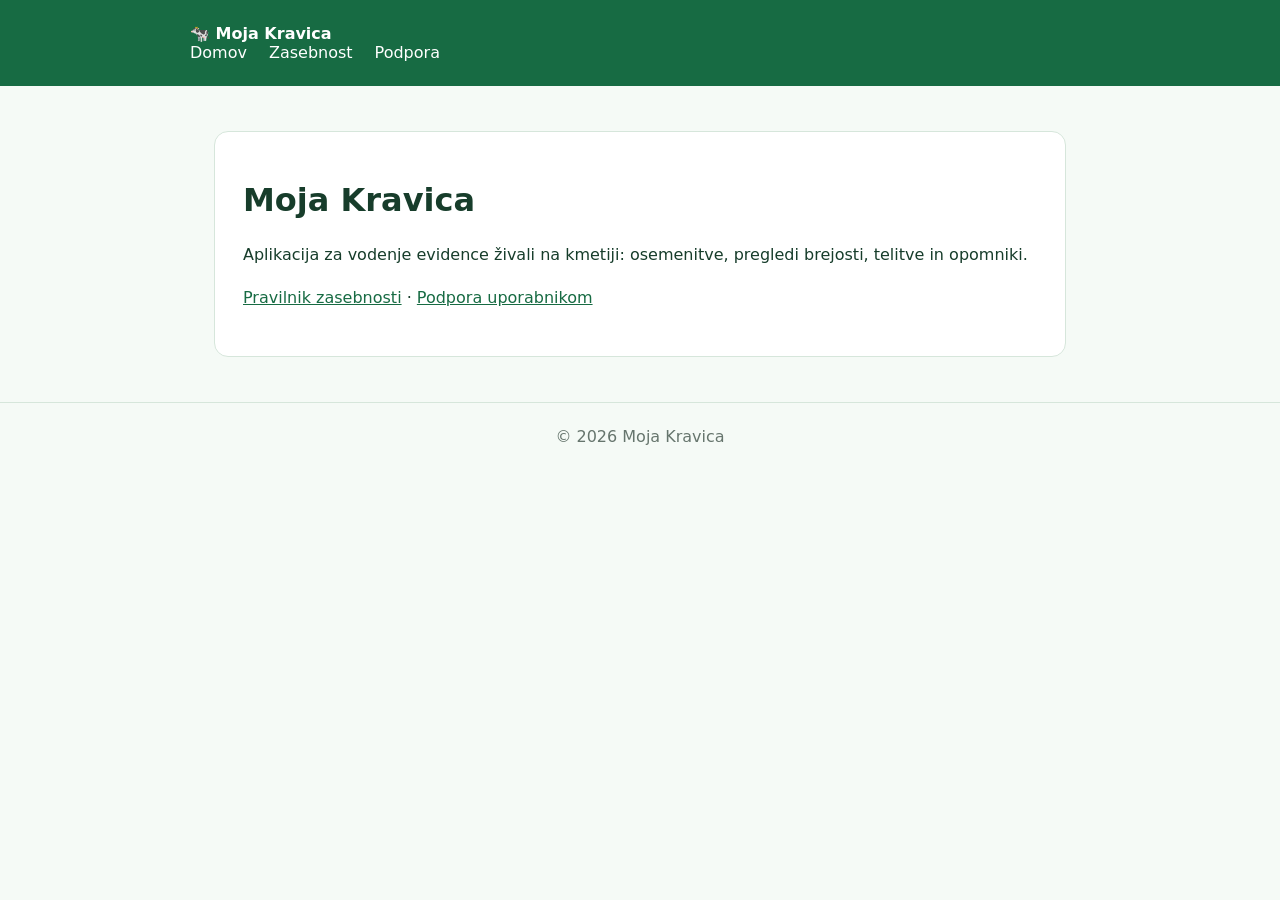
<file: index.html>
<!doctype html><html lang="sl"><head><meta charset="utf-8"><meta name="viewport" content="width=device-width,initial-scale=1"><title>Moja Kravica – Evidenca živali</title><link rel="stylesheet" href="style.css"></head><body><header><strong>🐄 Moja Kravica</strong><nav><a href="index.html">Domov</a><a href="privacy.html">Zasebnost</a><a href="support.html">Podpora</a></nav></header><main><div class="panel"><h1>Moja Kravica</h1><p>Aplikacija za vodenje evidence živali na kmetiji: osemenitve, pregledi brejosti, telitve in opomniki.</p><p><a href="privacy.html">Pravilnik zasebnosti</a> · <a href="support.html">Podpora uporabnikom</a></p></div></main><footer>© 2026 Moja Kravica</footer></body></html>
</file>
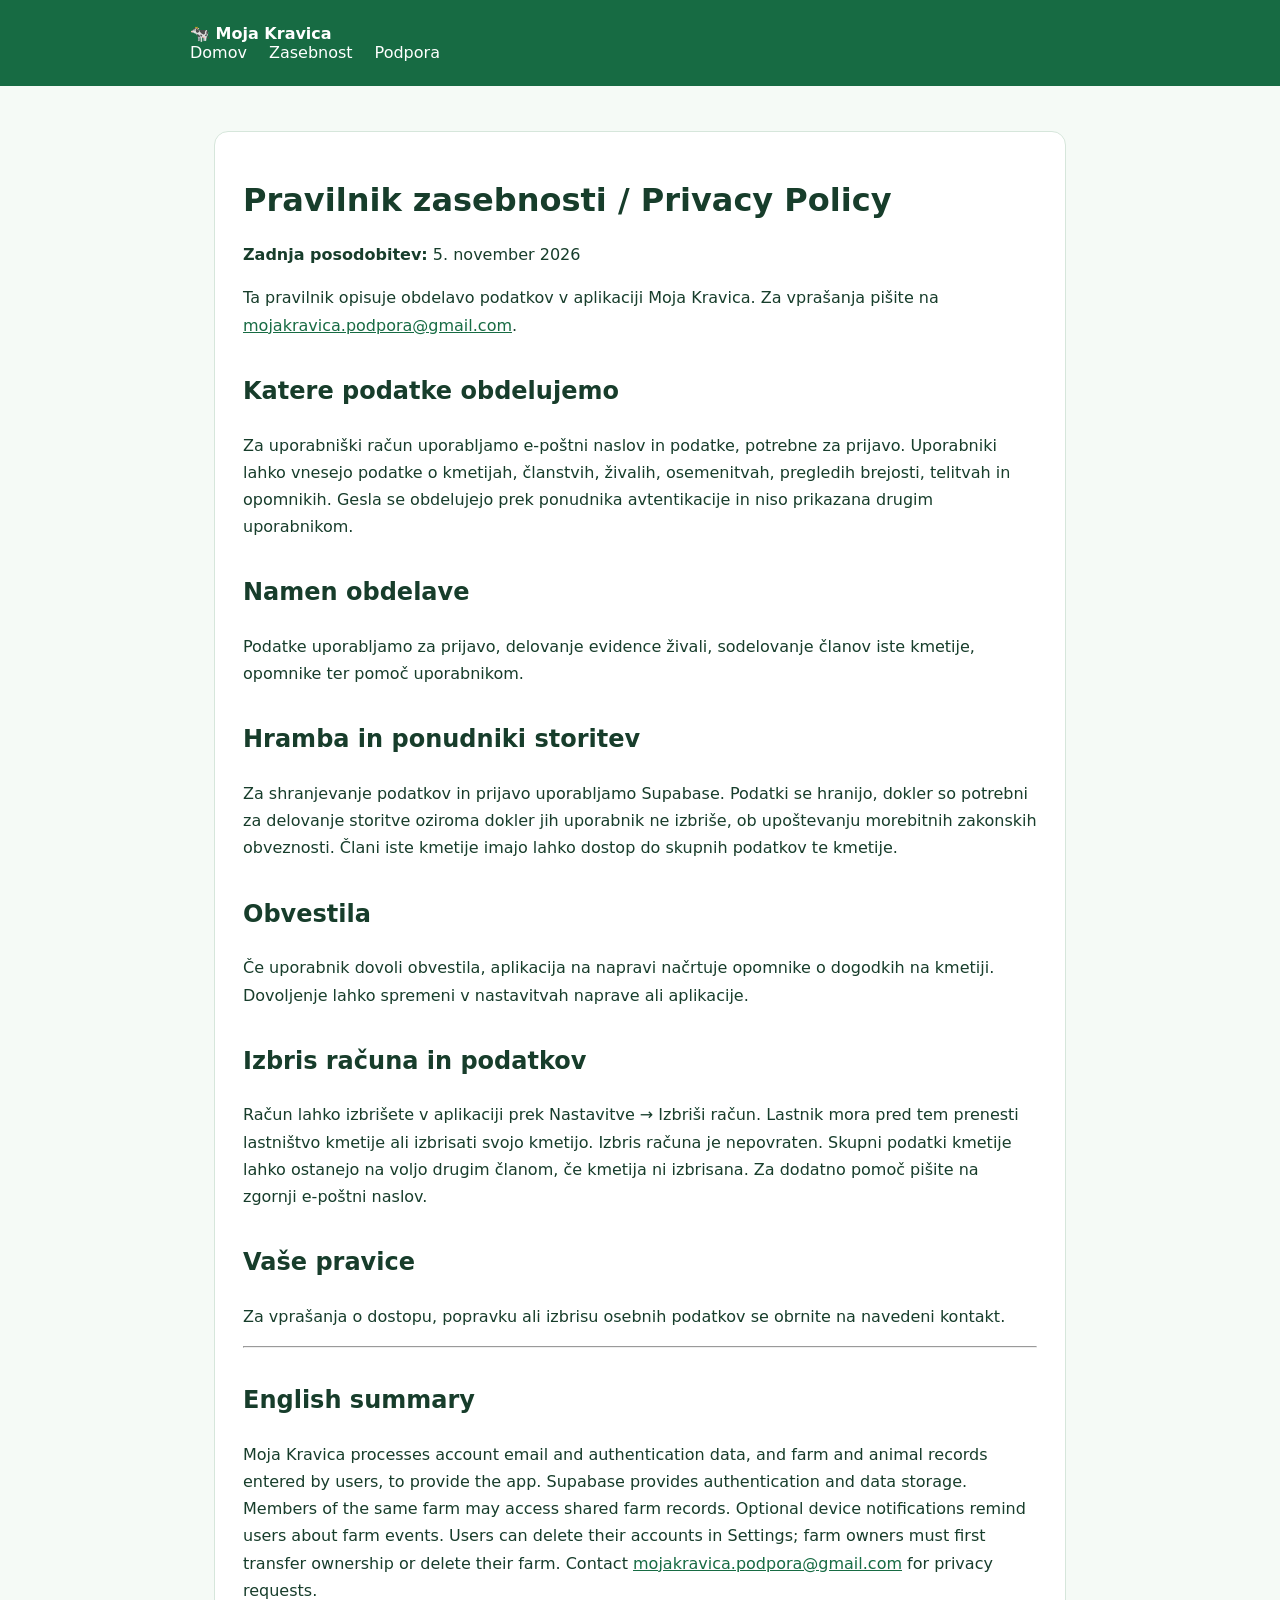
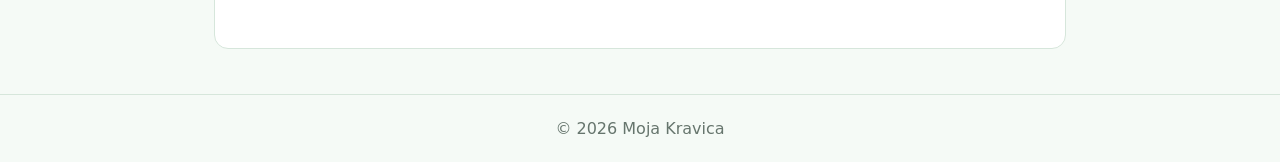
<file: privacy.html>
<!doctype html><html lang="sl"><head><meta charset="utf-8"><meta name="viewport" content="width=device-width,initial-scale=1"><title>Pravilnik zasebnosti – Moja Kravica</title><link rel="stylesheet" href="style.css"></head><body><header><strong>🐄 Moja Kravica</strong><nav><a href="index.html">Domov</a><a href="privacy.html">Zasebnost</a><a href="support.html">Podpora</a></nav></header><main><div class="panel"><h1>Pravilnik zasebnosti / Privacy Policy</h1><p><strong>Zadnja posodobitev:</strong> 5. november 2026</p><p>Ta pravilnik opisuje obdelavo podatkov v aplikaciji Moja Kravica. Za vprašanja pišite na <a href="mailto:mojakravica.podpora@gmail.com">mojakravica.podpora@gmail.com</a>.</p><h2>Katere podatke obdelujemo</h2><p>Za uporabniški račun uporabljamo e-poštni naslov in podatke, potrebne za prijavo. Uporabniki lahko vnesejo podatke o kmetijah, članstvih, živalih, osemenitvah, pregledih brejosti, telitvah in opomnikih. Gesla se obdelujejo prek ponudnika avtentikacije in niso prikazana drugim uporabnikom.</p><h2>Namen obdelave</h2><p>Podatke uporabljamo za prijavo, delovanje evidence živali, sodelovanje članov iste kmetije, opomnike ter pomoč uporabnikom.</p><h2>Hramba in ponudniki storitev</h2><p>Za shranjevanje podatkov in prijavo uporabljamo Supabase. Podatki se hranijo, dokler so potrebni za delovanje storitve oziroma dokler jih uporabnik ne izbriše, ob upoštevanju morebitnih zakonskih obveznosti. Člani iste kmetije imajo lahko dostop do skupnih podatkov te kmetije.</p><h2>Obvestila</h2><p>Če uporabnik dovoli obvestila, aplikacija na napravi načrtuje opomnike o dogodkih na kmetiji. Dovoljenje lahko spremeni v nastavitvah naprave ali aplikacije.</p><h2>Izbris računa in podatkov</h2><p>Račun lahko izbrišete v aplikaciji prek Nastavitve → Izbriši račun. Lastnik mora pred tem prenesti lastništvo kmetije ali izbrisati svojo kmetijo. Izbris računa je nepovraten. Skupni podatki kmetije lahko ostanejo na voljo drugim članom, če kmetija ni izbrisana. Za dodatno pomoč pišite na zgornji e-poštni naslov.</p><h2>Vaše pravice</h2><p>Za vprašanja o dostopu, popravku ali izbrisu osebnih podatkov se obrnite na navedeni kontakt.</p><hr><h2>English summary</h2><p>Moja Kravica processes account email and authentication data, and farm and animal records entered by users, to provide the app. Supabase provides authentication and data storage. Members of the same farm may access shared farm records. Optional device notifications remind users about farm events. Users can delete their accounts in Settings; farm owners must first transfer ownership or delete their farm. Contact <a href="mailto:mojakravica.podpora@gmail.com">mojakravica.podpora@gmail.com</a> for privacy requests.</p></div></main><footer>© 2026 Moja Kravica</footer></body></html>
</file>
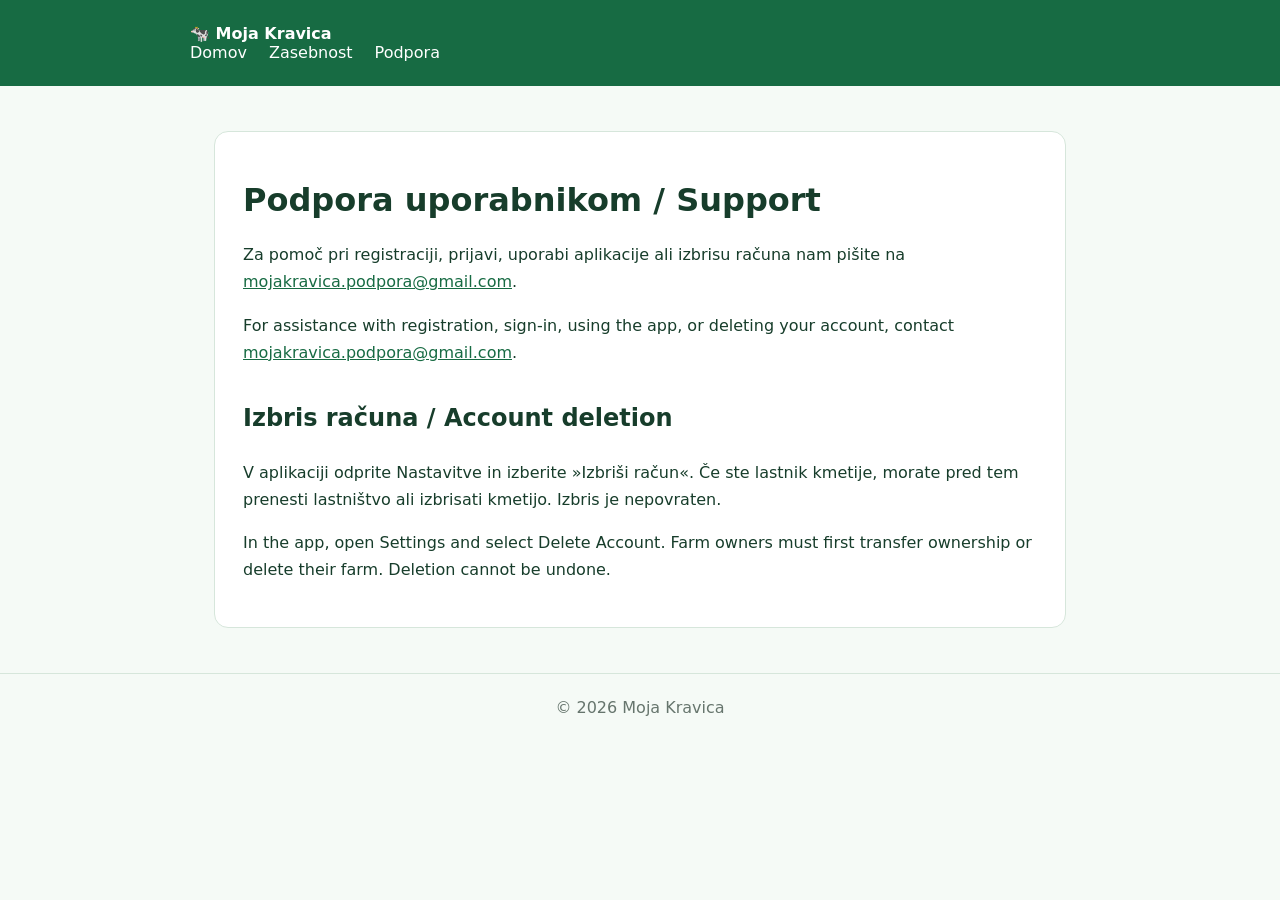
<file: support.html>
<!doctype html><html lang="sl"><head><meta charset="utf-8"><meta name="viewport" content="width=device-width,initial-scale=1"><title>Podpora – Moja Kravica</title><link rel="stylesheet" href="style.css"></head><body><header><strong>🐄 Moja Kravica</strong><nav><a href="index.html">Domov</a><a href="privacy.html">Zasebnost</a><a href="support.html">Podpora</a></nav></header><main><div class="panel"><h1>Podpora uporabnikom / Support</h1><p>Za pomoč pri registraciji, prijavi, uporabi aplikacije ali izbrisu računa nam pišite na <a href="mailto:mojakravica.podpora@gmail.com">mojakravica.podpora@gmail.com</a>.</p><p>For assistance with registration, sign-in, using the app, or deleting your account, contact <a href="mailto:mojakravica.podpora@gmail.com">mojakravica.podpora@gmail.com</a>.</p><h2>Izbris računa / Account deletion</h2><p>V aplikaciji odprite Nastavitve in izberite »Izbriši račun«. Če ste lastnik kmetije, morate pred tem prenesti lastništvo ali izbrisati kmetijo. Izbris je nepovraten.</p><p>In the app, open Settings and select Delete Account. Farm owners must first transfer ownership or delete their farm. Deletion cannot be undone.</p></div></main><footer>© 2026 Moja Kravica</footer></body></html>
</file>
<file: style.css>
:root{font-family:system-ui,-apple-system,Segoe UI,sans-serif;color:#173d2b;background:#f5faf6}*{box-sizing:border-box}body{margin:0}header{background:#176b43;color:white;padding:24px max(24px,calc((100vw - 900px)/2))}header a{color:white;text-decoration:none;margin-right:22px}main{max-width:900px;margin:45px auto;padding:0 24px;line-height:1.7}h1{line-height:1.2}h2{margin-top:32px}a{color:#176b43}footer{border-top:1px solid #d6e6db;padding:24px;text-align:center;color:#66756d}.panel{background:white;border:1px solid #d6e6db;border-radius:14px;padding:28px}
</file>
